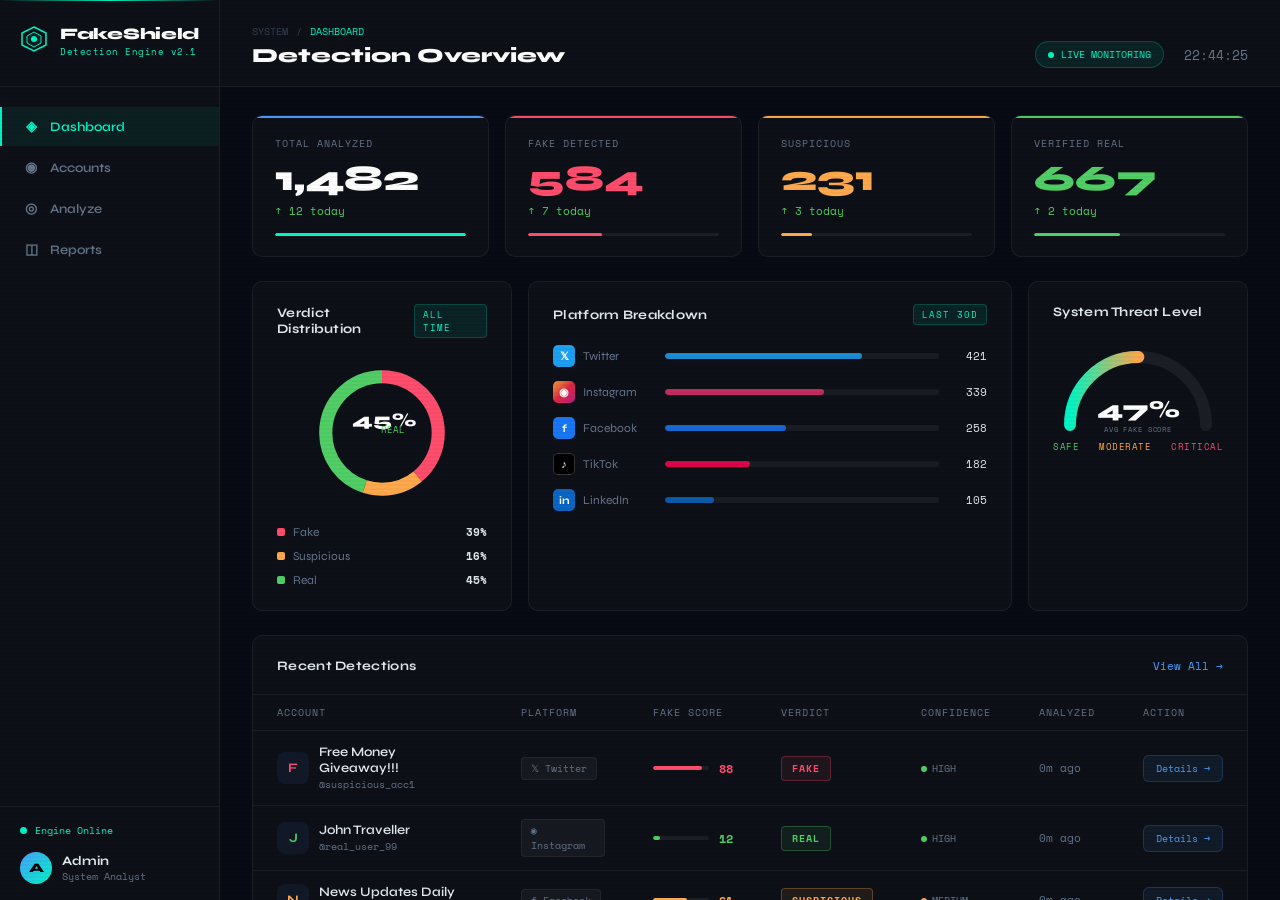
<file: frontend/index.html>
<!DOCTYPE html>
<html lang="en">
<head>
  <meta charset="UTF-8" />
  <meta name="viewport" content="width=device-width, initial-scale=1.0"/>
  <title>FakeShield — Social Account Detection</title>
  <link rel="stylesheet" href="styles/main.css" />
  <link rel="preconnect" href="https://fonts.googleapis.com">
  <link href="https://fonts.googleapis.com/css2?family=Space+Mono:wght@400;700&family=Syne:wght@400;600;700;800&display=swap" rel="stylesheet">
</head>
<body>

<!-- SCAN LINE OVERLAY -->
<div class="scanlines"></div>

<!-- SIDEBAR -->
<aside class="sidebar" id="sidebar">
  <div class="sidebar-logo">
    <div class="logo-icon">
      <svg width="28" height="28" viewBox="0 0 28 28" fill="none">
        <polygon points="14,2 26,8 26,20 14,26 2,20 2,8" stroke="#00f5c4" stroke-width="1.5" fill="none"/>
        <polygon points="14,7 21,11 21,18 14,22 7,18 7,11" stroke="#00f5c4" stroke-width="1" fill="rgba(0,245,196,0.06)"/>
        <circle cx="14" cy="14" r="3" fill="#00f5c4"/>
      </svg>
    </div>
    <div>
      <div class="logo-title">FakeShield</div>
      <div class="logo-sub">Detection Engine v2.1</div>
    </div>
  </div>

  <nav class="sidebar-nav">
    <a href="index.html" class="nav-item active" data-page="dashboard">
      <span class="nav-icon">◈</span>
      <span>Dashboard</span>
    </a>
    <a href="accounts.html" class="nav-item" data-page="accounts">
      <span class="nav-icon">◉</span>
      <span>Accounts</span>
    </a>
    <a href="analyze.html" class="nav-item" data-page="analyze">
      <span class="nav-icon">◎</span>
      <span>Analyze</span>
    </a>
    <a href="reports.html" class="nav-item" data-page="reports">
      <span class="nav-icon">◫</span>
      <span>Reports</span>
    </a>
  </nav>

  <div class="sidebar-footer">
    <div class="system-status">
      <div class="status-dot pulse"></div>
      <span>Engine Online</span>
    </div>
    <div class="sidebar-user">
      <div class="user-avatar">A</div>
      <div>
        <div class="user-name">Admin</div>
        <div class="user-role">System Analyst</div>
      </div>
    </div>
  </div>
</aside>

<!-- MAIN CONTENT -->
<div class="main-wrapper">
  <!-- TOP BAR -->
  <header class="topbar">
    <div class="topbar-left">
      <div class="page-breadcrumb">
        <span class="breadcrumb-root">SYSTEM</span>
        <span class="breadcrumb-sep">/</span>
        <span class="breadcrumb-current">DASHBOARD</span>
      </div>
      <h1 class="page-title">Detection Overview</h1>
    </div>
    <div class="topbar-right">
      <div class="live-badge">
        <span class="live-dot"></span>
        LIVE MONITORING
      </div>
      <div class="topbar-time" id="clock">--:--:--</div>
    </div>
  </header>

  <main class="main-content">

    <!-- STAT CARDS -->
    <section class="stats-grid">
      <div class="stat-card stat-total animate-in" style="--delay:0.05s">
        <div class="stat-label">TOTAL ANALYZED</div>
        <div class="stat-value" data-target="1482">0</div>
        <div class="stat-change up">↑ 12 today</div>
        <div class="stat-bar-bg"><div class="stat-bar" style="width:100%; background: var(--accent)"></div></div>
      </div>
      <div class="stat-card stat-fake animate-in" style="--delay:0.1s">
        <div class="stat-label">FAKE DETECTED</div>
        <div class="stat-value danger" data-target="584">0</div>
        <div class="stat-change up">↑ 7 today</div>
        <div class="stat-bar-bg"><div class="stat-bar" style="width:39%; background: var(--danger)"></div></div>
      </div>
      <div class="stat-card stat-suspicious animate-in" style="--delay:0.15s">
        <div class="stat-label">SUSPICIOUS</div>
        <div class="stat-value warn" data-target="231">0</div>
        <div class="stat-change up">↑ 3 today</div>
        <div class="stat-bar-bg"><div class="stat-bar" style="width:16%; background: var(--warn)"></div></div>
      </div>
      <div class="stat-card stat-real animate-in" style="--delay:0.2s">
        <div class="stat-label">VERIFIED REAL</div>
        <div class="stat-value safe" data-target="667">0</div>
        <div class="stat-change up">↑ 2 today</div>
        <div class="stat-bar-bg"><div class="stat-bar" style="width:45%; background: var(--safe)"></div></div>
      </div>
    </section>

    <!-- MIDDLE ROW -->
    <section class="middle-row">

      <!-- DONUT CHART -->
      <div class="card chart-card animate-in" style="--delay:0.25s">
        <div class="card-header">
          <span class="card-title">Verdict Distribution</span>
          <span class="card-tag">ALL TIME</span>
        </div>
        <div class="donut-wrapper">
          <svg viewBox="0 0 160 160" class="donut-svg">
            <circle class="donut-track" cx="80" cy="80" r="60" />
            <!-- FAKE: 39% -->
            <circle class="donut-seg seg-fake"        cx="80" cy="80" r="60" stroke-dasharray="147 230" stroke-dashoffset="0"/>
            <!-- SUSPICIOUS: 16% -->
            <circle class="donut-seg seg-suspicious"  cx="80" cy="80" r="60" stroke-dasharray="60 317"  stroke-dashoffset="-147"/>
            <!-- REAL: 45% -->
            <circle class="donut-seg seg-real"        cx="80" cy="80" r="60" stroke-dasharray="170 207" stroke-dashoffset="-207"/>
            <text x="80" y="75" class="donut-pct">45%</text>
            <text x="80" y="92" class="donut-lbl">REAL</text>
          </svg>
          <div class="donut-legend">
            <div class="legend-item"><span class="legend-dot" style="background:var(--danger)"></span><span>Fake</span><strong>39%</strong></div>
            <div class="legend-item"><span class="legend-dot" style="background:var(--warn)"></span><span>Suspicious</span><strong>16%</strong></div>
            <div class="legend-item"><span class="legend-dot" style="background:var(--safe)"></span><span>Real</span><strong>45%</strong></div>
          </div>
        </div>
      </div>

      <!-- PLATFORM BREAKDOWN -->
      <div class="card platform-card animate-in" style="--delay:0.3s">
        <div class="card-header">
          <span class="card-title">Platform Breakdown</span>
          <span class="card-tag">LAST 30D</span>
        </div>
        <div class="platform-list">
          <div class="platform-row">
            <div class="platform-name"><span class="plat-badge twitter">𝕏</span>Twitter</div>
            <div class="platform-bar-wrap"><div class="platform-bar-fill" style="width:72%; background:#1da1f2"></div></div>
            <div class="platform-count">421</div>
          </div>
          <div class="platform-row">
            <div class="platform-name"><span class="plat-badge instagram">◉</span>Instagram</div>
            <div class="platform-bar-wrap"><div class="platform-bar-fill" style="width:58%; background:#e1306c"></div></div>
            <div class="platform-count">339</div>
          </div>
          <div class="platform-row">
            <div class="platform-name"><span class="plat-badge facebook">f</span>Facebook</div>
            <div class="platform-bar-wrap"><div class="platform-bar-fill" style="width:44%; background:#1877f2"></div></div>
            <div class="platform-count">258</div>
          </div>
          <div class="platform-row">
            <div class="platform-name"><span class="plat-badge tiktok">♪</span>TikTok</div>
            <div class="platform-bar-wrap"><div class="platform-bar-fill" style="width:31%; background:#ff0050"></div></div>
            <div class="platform-count">182</div>
          </div>
          <div class="platform-row">
            <div class="platform-name"><span class="plat-badge linkedin">in</span>LinkedIn</div>
            <div class="platform-bar-wrap"><div class="platform-bar-fill" style="width:18%; background:#0a66c2"></div></div>
            <div class="platform-count">105</div>
          </div>
        </div>
      </div>

      <!-- SCORE METER -->
      <div class="card meter-card animate-in" style="--delay:0.35s">
        <div class="card-header">
          <span class="card-title">System Threat Level</span>
        </div>
        <div class="meter-wrap">
          <div class="arc-meter">
            <svg viewBox="0 0 200 120">
              <defs>
                <linearGradient id="arcGrad" x1="0%" y1="0%" x2="100%" y2="0%">
                  <stop offset="0%"   stop-color="#00f5c4"/>
                  <stop offset="50%"  stop-color="#ffa94d"/>
                  <stop offset="100%" stop-color="#ff4d6d"/>
                </linearGradient>
              </defs>
              <path d="M20,100 A80,80 0 0,1 180,100" stroke="rgba(255,255,255,0.06)" stroke-width="14" fill="none" stroke-linecap="round"/>
              <path d="M20,100 A80,80 0 0,1 180,100" stroke="url(#arcGrad)" stroke-width="14" fill="none" stroke-linecap="round" stroke-dasharray="251" stroke-dashoffset="125" class="arc-fill"/>
              <text x="100" y="90" class="arc-value">47%</text>
              <text x="100" y="108" class="arc-label">AVG FAKE SCORE</text>
            </svg>
          </div>
          <div class="meter-scale">
            <span style="color:var(--safe)">SAFE</span>
            <span style="color:var(--warn)">MODERATE</span>
            <span style="color:var(--danger)">CRITICAL</span>
          </div>
        </div>
      </div>
    </section>

    <!-- RECENT ACTIVITY TABLE -->
    <section class="card table-card animate-in" style="--delay:0.4s">
      <div class="card-header">
        <span class="card-title">Recent Detections</span>
        <a href="accounts.html" class="view-all-link">View All →</a>
      </div>
      <div class="table-wrapper">
        <table class="detection-table">
          <thead>
            <tr>
              <th>ACCOUNT</th>
              <th>PLATFORM</th>
              <th>FAKE SCORE</th>
              <th>VERDICT</th>
              <th>CONFIDENCE</th>
              <th>ANALYZED</th>
              <th>ACTION</th>
            </tr>
          </thead>
          <tbody id="recentTableBody">
            <!-- Injected by JS -->
          </tbody>
        </table>
      </div>
    </section>

  </main>
</div>

<script src="js/api.js"></script>
<script src="js/dashboard.js"></script>
</body>
</html>
</file>
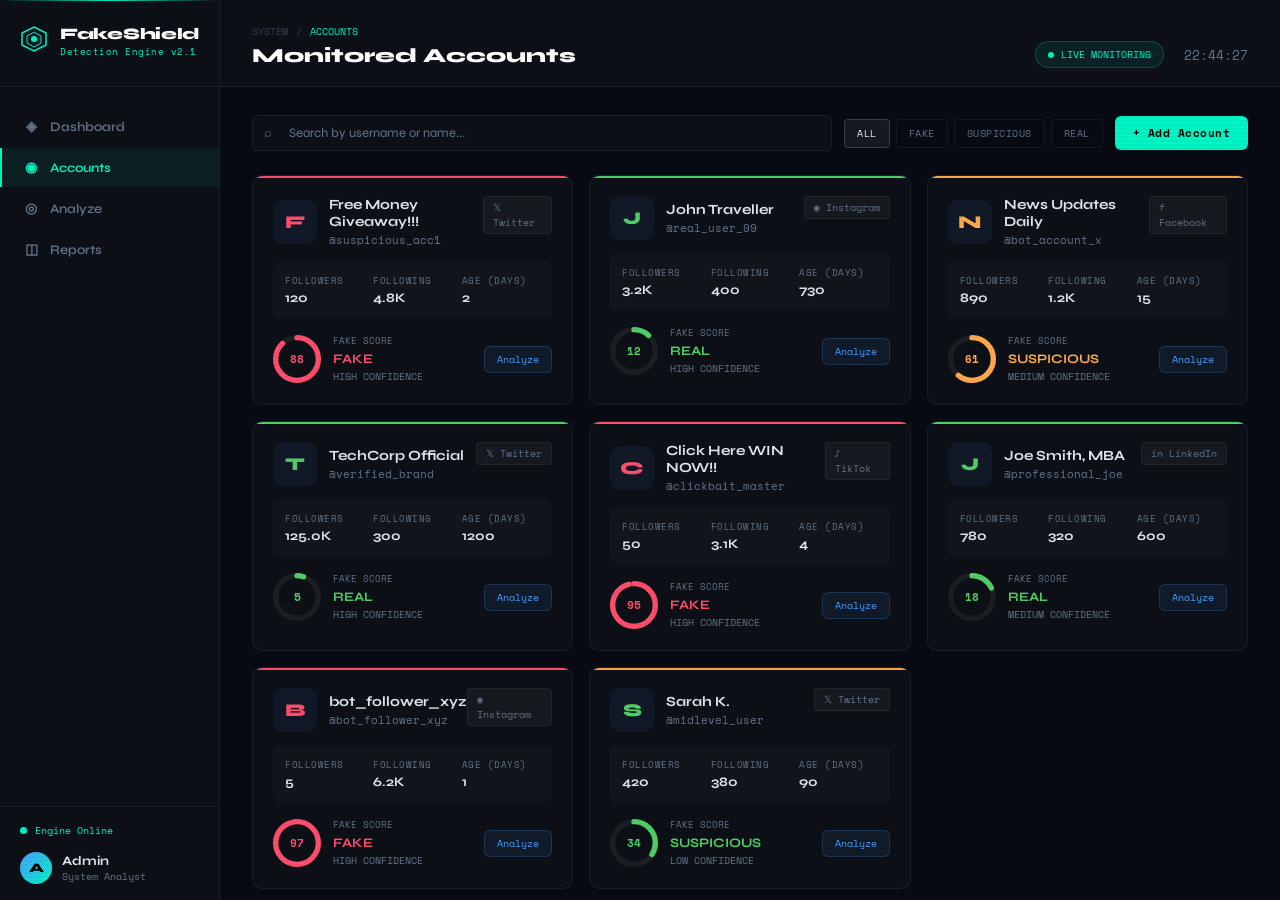
<file: frontend/accounts.html>
<!DOCTYPE html>
<html lang="en">
<head>
  <meta charset="UTF-8"/>
  <meta name="viewport" content="width=device-width, initial-scale=1.0"/>
  <title>Accounts — FakeShield</title>
  <link rel="stylesheet" href="styles/main.css"/>
  <link href="https://fonts.googleapis.com/css2?family=Space+Mono:wght@400;700&family=Syne:wght@400;600;700;800&display=swap" rel="stylesheet">
</head>
<body>
<div class="scanlines"></div>

<aside class="sidebar">
  <div class="sidebar-logo">
    <div class="logo-icon">
      <svg width="28" height="28" viewBox="0 0 28 28" fill="none">
        <polygon points="14,2 26,8 26,20 14,26 2,20 2,8" stroke="#00f5c4" stroke-width="1.5" fill="none"/>
        <polygon points="14,7 21,11 21,18 14,22 7,18 7,11" stroke="#00f5c4" stroke-width="1" fill="rgba(0,245,196,0.06)"/>
        <circle cx="14" cy="14" r="3" fill="#00f5c4"/>
      </svg>
    </div>
    <div>
      <div class="logo-title">FakeShield</div>
      <div class="logo-sub">Detection Engine v2.1</div>
    </div>
  </div>
  <nav class="sidebar-nav">
    <a href="index.html"    class="nav-item"><span class="nav-icon">◈</span><span>Dashboard</span></a>
    <a href="accounts.html" class="nav-item active"><span class="nav-icon">◉</span><span>Accounts</span></a>
    <a href="analyze.html"  class="nav-item"><span class="nav-icon">◎</span><span>Analyze</span></a>
    <a href="reports.html"  class="nav-item"><span class="nav-icon">◫</span><span>Reports</span></a>
  </nav>
  <div class="sidebar-footer">
    <div class="system-status"><div class="status-dot pulse"></div><span>Engine Online</span></div>
    <div class="sidebar-user">
      <div class="user-avatar">A</div>
      <div><div class="user-name">Admin</div><div class="user-role">System Analyst</div></div>
    </div>
  </div>
</aside>

<div class="main-wrapper">
  <header class="topbar">
    <div class="topbar-left">
      <div class="page-breadcrumb">
        <span class="breadcrumb-root">SYSTEM</span>
        <span class="breadcrumb-sep">/</span>
        <span class="breadcrumb-current">ACCOUNTS</span>
      </div>
      <h1 class="page-title">Monitored Accounts</h1>
    </div>
    <div class="topbar-right">
      <div class="live-badge"><span class="live-dot"></span>LIVE MONITORING</div>
      <div class="topbar-time" id="clock">--:--:--</div>
    </div>
  </header>

  <main class="main-content">

    <!-- TOOLBAR -->
    <div class="accounts-toolbar animate-in" style="--delay:0.05s">
      <div class="search-box">
        <span class="search-icon">⌕</span>
        <input type="text" id="searchInput" placeholder="Search by username or name..." />
      </div>
      <div class="filter-chips">
        <button class="filter-chip active" data-filter="ALL">ALL</button>
        <button class="filter-chip chip-FAKE" data-filter="FAKE">FAKE</button>
        <button class="filter-chip chip-SUSPICIOUS" data-filter="SUSPICIOUS">SUSPICIOUS</button>
        <button class="filter-chip chip-REAL" data-filter="REAL">REAL</button>
      </div>
      <button class="btn-primary" onclick="openAddModal()">+ Add Account</button>
    </div>

    <!-- ACCOUNTS GRID -->
    <div class="accounts-grid" id="accountsGrid">
      <!-- Populated by JS -->
    </div>

    <div id="emptyState" class="empty-state" style="display:none">
      <div style="font-size:32px;margin-bottom:12px">◎</div>
      No accounts match your filters.
    </div>

  </main>
</div>

<!-- ADD ACCOUNT MODAL -->
<div class="modal-overlay" id="addModal" style="display:none" onclick="closeAddModalIfOverlay(event)">
  <div class="modal">
    <div class="modal-header">
      <div class="modal-title">Add Account for Analysis</div>
      <button class="modal-close" onclick="closeAddModal()">✕</button>
    </div>
    <div class="modal-body">
      <div class="form-group">
        <label class="form-label">PLATFORM</label>
        <select class="form-control" id="m_platform">
          <option value="TWITTER">𝕏 Twitter</option>
          <option value="INSTAGRAM">Instagram</option>
          <option value="FACEBOOK">Facebook</option>
          <option value="TIKTOK">TikTok</option>
          <option value="LINKEDIN">LinkedIn</option>
          <option value="OTHER">Other</option>
        </select>
      </div>
      <div class="form-grid-2">
        <div class="form-group">
          <label class="form-label">USERNAME *</label>
          <input class="form-control" id="m_username" placeholder="@handle" />
        </div>
        <div class="form-group">
          <label class="form-label">DISPLAY NAME</label>
          <input class="form-control" id="m_displayName" placeholder="Full name" />
        </div>
      </div>
      <div class="form-grid-2">
        <div class="form-group">
          <label class="form-label">FOLLOWERS</label>
          <input class="form-control" id="m_followers" type="number" placeholder="0" min="0" />
        </div>
        <div class="form-group">
          <label class="form-label">FOLLOWING</label>
          <input class="form-control" id="m_following" type="number" placeholder="0" min="0" />
        </div>
      </div>
      <div class="form-grid-2">
        <div class="form-group">
          <label class="form-label">POSTS COUNT</label>
          <input class="form-control" id="m_posts" type="number" placeholder="0" min="0" />
        </div>
        <div class="form-group">
          <label class="form-label">ACCOUNT AGE (DAYS)</label>
          <input class="form-control" id="m_age" type="number" placeholder="0" min="0" />
        </div>
      </div>
      <div class="form-group">
        <label class="form-label">BIO</label>
        <textarea class="form-control" id="m_bio" rows="2" placeholder="Profile biography..." style="resize:vertical"></textarea>
      </div>
      <div class="form-grid-2">
        <div class="form-group">
          <label class="form-label">HAS PROFILE PIC?</label>
          <select class="form-control" id="m_hasPic">
            <option value="true">Yes</option>
            <option value="false">No</option>
          </select>
        </div>
        <div class="form-group">
          <label class="form-label">VERIFIED ACCOUNT?</label>
          <select class="form-control" id="m_verified">
            <option value="false">No</option>
            <option value="true">Yes</option>
          </select>
        </div>
      </div>
      <button class="btn-analyze" id="addSubmitBtn" onclick="submitAddAccount()">
        ADD &amp; ANALYZE
      </button>
    </div>
  </div>
</div>

<script src="js/api.js"></script>
<script src="js/accounts.js"></script>
</body>
</html>
</file>
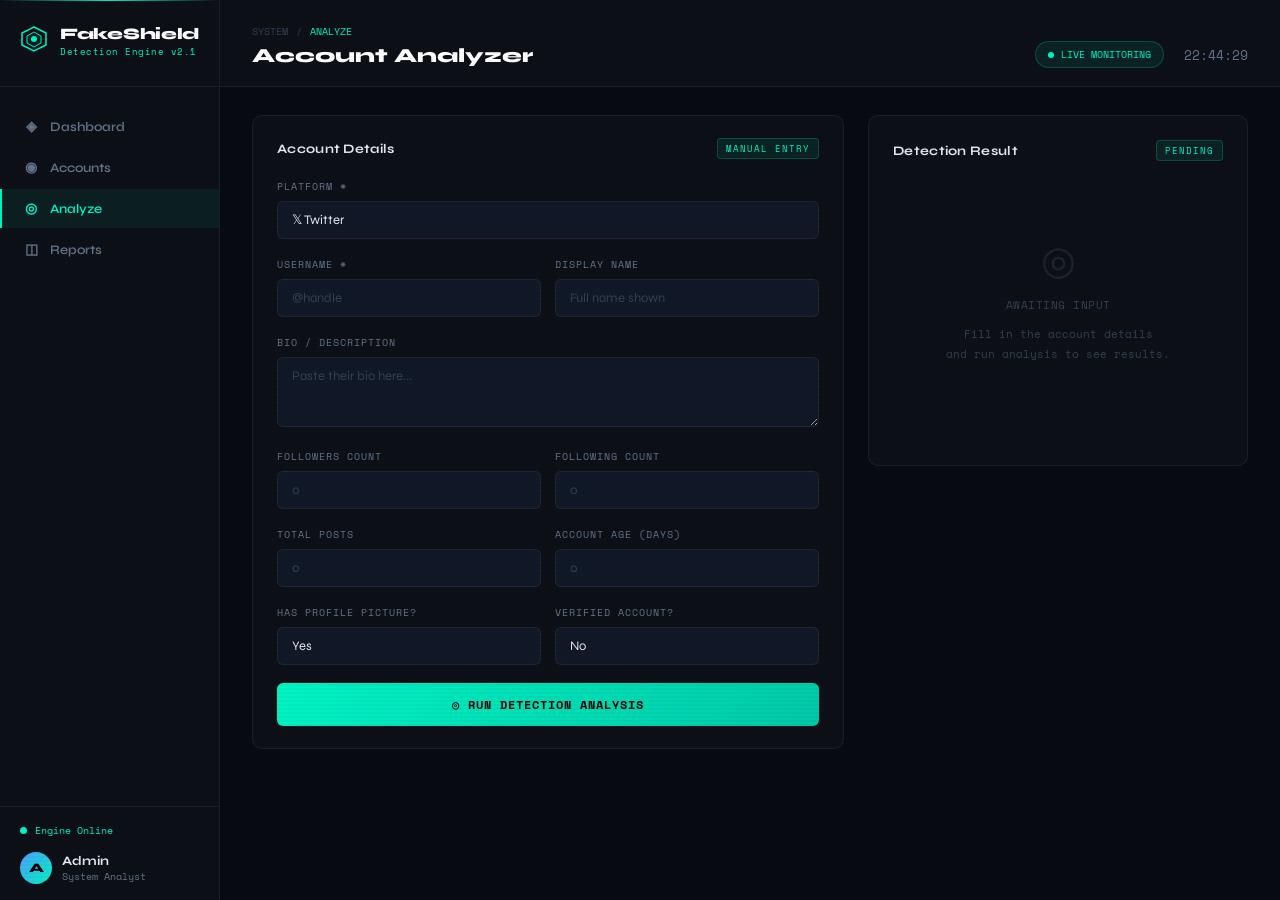
<file: frontend/analyze.html>
<!DOCTYPE html>
<html lang="en">
<head>
  <meta charset="UTF-8"/>
  <meta name="viewport" content="width=device-width, initial-scale=1.0"/>
  <title>Analyze — FakeShield</title>
  <link rel="stylesheet" href="styles/main.css"/>
  <link href="https://fonts.googleapis.com/css2?family=Space+Mono:wght@400;700&family=Syne:wght@400;600;700;800&display=swap" rel="stylesheet">
</head>
<body>
<div class="scanlines"></div>

<aside class="sidebar">
  <div class="sidebar-logo">
    <div class="logo-icon">
      <svg width="28" height="28" viewBox="0 0 28 28" fill="none">
        <polygon points="14,2 26,8 26,20 14,26 2,20 2,8" stroke="#00f5c4" stroke-width="1.5" fill="none"/>
        <polygon points="14,7 21,11 21,18 14,22 7,18 7,11" stroke="#00f5c4" stroke-width="1" fill="rgba(0,245,196,0.06)"/>
        <circle cx="14" cy="14" r="3" fill="#00f5c4"/>
      </svg>
    </div>
    <div>
      <div class="logo-title">FakeShield</div>
      <div class="logo-sub">Detection Engine v2.1</div>
    </div>
  </div>
  <nav class="sidebar-nav">
    <a href="index.html"    class="nav-item"><span class="nav-icon">◈</span><span>Dashboard</span></a>
    <a href="accounts.html" class="nav-item"><span class="nav-icon">◉</span><span>Accounts</span></a>
    <a href="analyze.html"  class="nav-item active"><span class="nav-icon">◎</span><span>Analyze</span></a>
    <a href="reports.html"  class="nav-item"><span class="nav-icon">◫</span><span>Reports</span></a>
  </nav>
  <div class="sidebar-footer">
    <div class="system-status"><div class="status-dot pulse"></div><span>Engine Online</span></div>
    <div class="sidebar-user">
      <div class="user-avatar">A</div>
      <div><div class="user-name">Admin</div><div class="user-role">System Analyst</div></div>
    </div>
  </div>
</aside>

<div class="main-wrapper">
  <header class="topbar">
    <div class="topbar-left">
      <div class="page-breadcrumb">
        <span class="breadcrumb-root">SYSTEM</span>
        <span class="breadcrumb-sep">/</span>
        <span class="breadcrumb-current">ANALYZE</span>
      </div>
      <h1 class="page-title">Account Analyzer</h1>
    </div>
    <div class="topbar-right">
      <div class="live-badge"><span class="live-dot"></span>LIVE MONITORING</div>
      <div class="topbar-time" id="clock">--:--:--</div>
    </div>
  </header>

  <main class="main-content">
    <div class="analyze-layout">

      <!-- FORM CARD -->
      <div class="card animate-in" style="--delay:0.05s">
        <div class="card-header">
          <span class="card-title">Account Details</span>
          <span class="card-tag">MANUAL ENTRY</span>
        </div>

        <div class="form-group">
          <label class="form-label">PLATFORM *</label>
          <select class="form-control" id="a_platform">
            <option value="TWITTER">𝕏 Twitter</option>
            <option value="INSTAGRAM">Instagram</option>
            <option value="FACEBOOK">Facebook</option>
            <option value="TIKTOK">TikTok</option>
            <option value="LINKEDIN">LinkedIn</option>
            <option value="OTHER">Other</option>
          </select>
        </div>

        <div class="form-grid-2">
          <div class="form-group">
            <label class="form-label">USERNAME *</label>
            <input class="form-control" id="a_username" placeholder="@handle" />
          </div>
          <div class="form-group">
            <label class="form-label">DISPLAY NAME</label>
            <input class="form-control" id="a_displayName" placeholder="Full name shown" />
          </div>
        </div>

        <div class="form-group">
          <label class="form-label">BIO / DESCRIPTION</label>
          <textarea class="form-control" id="a_bio" rows="3" placeholder="Paste their bio here..." style="resize:vertical"></textarea>
        </div>

        <div class="form-grid-2">
          <div class="form-group">
            <label class="form-label">FOLLOWERS COUNT</label>
            <input class="form-control" id="a_followers" type="number" placeholder="0" min="0" />
          </div>
          <div class="form-group">
            <label class="form-label">FOLLOWING COUNT</label>
            <input class="form-control" id="a_following" type="number" placeholder="0" min="0" />
          </div>
        </div>

        <div class="form-grid-2">
          <div class="form-group">
            <label class="form-label">TOTAL POSTS</label>
            <input class="form-control" id="a_posts" type="number" placeholder="0" min="0" />
          </div>
          <div class="form-group">
            <label class="form-label">ACCOUNT AGE (DAYS)</label>
            <input class="form-control" id="a_age" type="number" placeholder="0" min="0" />
          </div>
        </div>

        <div class="form-grid-2">
          <div class="form-group">
            <label class="form-label">HAS PROFILE PICTURE?</label>
            <select class="form-control" id="a_hasPic">
              <option value="true">Yes</option>
              <option value="false">No</option>
            </select>
          </div>
          <div class="form-group">
            <label class="form-label">VERIFIED ACCOUNT?</label>
            <select class="form-control" id="a_verified">
              <option value="false">No</option>
              <option value="true">Yes (Blue Tick)</option>
            </select>
          </div>
        </div>

        <button class="btn-analyze" id="analyzeBtn" onclick="runAnalysis()">
          ◎ RUN DETECTION ANALYSIS
        </button>
      </div>

      <!-- RESULT PANEL -->
      <div class="result-panel" id="resultPanel">
        <div class="card-header mt-0" style="margin-bottom:0">
          <span class="card-title">Detection Result</span>
          <span class="card-tag" id="resultTag">PENDING</span>
        </div>

        <div class="result-placeholder" id="resultPlaceholder">
          <div class="result-placeholder-icon">◎</div>
          <div class="result-placeholder-text">AWAITING INPUT</div>
          <div style="font-size:11px;color:var(--text-dim);text-align:center;font-family:var(--font-mono);line-height:1.8">
            Fill in the account details<br/>and run analysis to see results.
          </div>
        </div>

        <div id="resultContent" style="display:none">
          <div class="result-score-big">
            <div class="score-circle">
              <svg viewBox="0 0 100 100">
                <circle class="score-circle-bg"   cx="50" cy="50" r="42"/>
                <circle class="score-circle-fill" id="scoreCircleFill" cx="50" cy="50" r="42"
                        stroke-dasharray="0 263.9" stroke-dashoffset="0"/>
              </svg>
              <div class="score-circle-inner">
                <div class="score-big-num" id="scoreNum">0</div>
                <div class="score-big-label">FAKE SCORE</div>
              </div>
            </div>
            <div class="result-verdict" id="resultVerdict">—</div>
            <div class="result-conf" id="resultConf">—</div>
          </div>

          <div style="margin-bottom:14px">
            <div style="font-family:var(--font-mono);font-size:10px;color:var(--text-muted);letter-spacing:1px;margin-bottom:12px">
              FEATURE BREAKDOWN
            </div>
            <div class="feature-list" id="featureList"></div>
          </div>

          <div id="analysisNotes" style="background:rgba(255,255,255,0.02);border:1px solid var(--border);border-radius:6px;padding:12px;font-size:11px;color:var(--text-muted);font-family:var(--font-mono);line-height:1.7"></div>
        </div>
      </div>
    </div>
  </main>
</div>

<script src="js/api.js"></script>
<script src="js/analyze.js"></script>
</body>
</html>
</file>
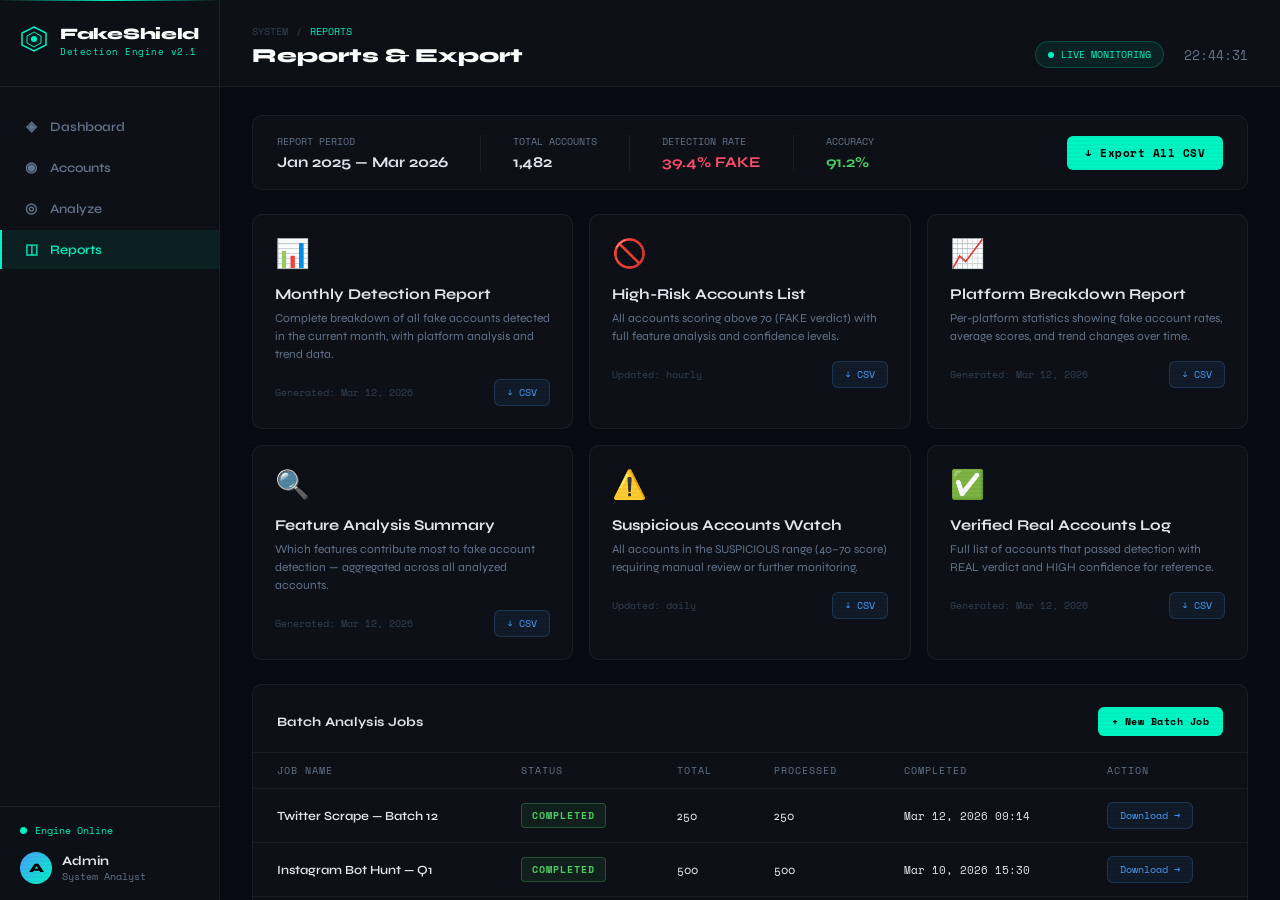
<file: frontend/reports.html>
<!DOCTYPE html>
<html lang="en">
<head>
  <meta charset="UTF-8"/>
  <meta name="viewport" content="width=device-width, initial-scale=1.0"/>
  <title>Reports — FakeShield</title>
  <link rel="stylesheet" href="styles/main.css"/>
  <link href="https://fonts.googleapis.com/css2?family=Space+Mono:wght@400;700&family=Syne:wght@400;600;700;800&display=swap" rel="stylesheet">
</head>
<body>
<div class="scanlines"></div>

<aside class="sidebar">
  <div class="sidebar-logo">
    <div class="logo-icon">
      <svg width="28" height="28" viewBox="0 0 28 28" fill="none">
        <polygon points="14,2 26,8 26,20 14,26 2,20 2,8" stroke="#00f5c4" stroke-width="1.5" fill="none"/>
        <polygon points="14,7 21,11 21,18 14,22 7,18 7,11" stroke="#00f5c4" stroke-width="1" fill="rgba(0,245,196,0.06)"/>
        <circle cx="14" cy="14" r="3" fill="#00f5c4"/>
      </svg>
    </div>
    <div>
      <div class="logo-title">FakeShield</div>
      <div class="logo-sub">Detection Engine v2.1</div>
    </div>
  </div>
  <nav class="sidebar-nav">
    <a href="index.html"    class="nav-item"><span class="nav-icon">◈</span><span>Dashboard</span></a>
    <a href="accounts.html" class="nav-item"><span class="nav-icon">◉</span><span>Accounts</span></a>
    <a href="analyze.html"  class="nav-item"><span class="nav-icon">◎</span><span>Analyze</span></a>
    <a href="reports.html"  class="nav-item active"><span class="nav-icon">◫</span><span>Reports</span></a>
  </nav>
  <div class="sidebar-footer">
    <div class="system-status"><div class="status-dot pulse"></div><span>Engine Online</span></div>
    <div class="sidebar-user">
      <div class="user-avatar">A</div>
      <div><div class="user-name">Admin</div><div class="user-role">System Analyst</div></div>
    </div>
  </div>
</aside>

<div class="main-wrapper">
  <header class="topbar">
    <div class="topbar-left">
      <div class="page-breadcrumb">
        <span class="breadcrumb-root">SYSTEM</span>
        <span class="breadcrumb-sep">/</span>
        <span class="breadcrumb-current">REPORTS</span>
      </div>
      <h1 class="page-title">Reports &amp; Export</h1>
    </div>
    <div class="topbar-right">
      <div class="live-badge"><span class="live-dot"></span>LIVE MONITORING</div>
      <div class="topbar-time" id="clock">--:--:--</div>
    </div>
  </header>

  <main class="main-content">

    <!-- SUMMARY STRIP -->
    <div class="card animate-in" style="--delay:0.05s; padding:18px 24px;">
      <div style="display:flex;align-items:center;gap:32px;flex-wrap:wrap">
        <div>
          <div style="font-family:var(--font-mono);font-size:10px;color:var(--text-muted);margin-bottom:4px">REPORT PERIOD</div>
          <div style="font-size:15px;font-weight:700">Jan 2025 — Mar 2026</div>
        </div>
        <div style="height:36px;width:1px;background:var(--border)"></div>
        <div>
          <div style="font-family:var(--font-mono);font-size:10px;color:var(--text-muted);margin-bottom:4px">TOTAL ACCOUNTS</div>
          <div style="font-size:15px;font-weight:700">1,482</div>
        </div>
        <div style="height:36px;width:1px;background:var(--border)"></div>
        <div>
          <div style="font-family:var(--font-mono);font-size:10px;color:var(--text-muted);margin-bottom:4px">DETECTION RATE</div>
          <div style="font-size:15px;font-weight:700;color:var(--danger)">39.4% FAKE</div>
        </div>
        <div style="height:36px;width:1px;background:var(--border)"></div>
        <div>
          <div style="font-family:var(--font-mono);font-size:10px;color:var(--text-muted);margin-bottom:4px">ACCURACY</div>
          <div style="font-size:15px;font-weight:700;color:var(--safe)">91.2%</div>
        </div>
        <button class="btn-primary" style="margin-left:auto" onclick="exportCSV()">↓ Export All CSV</button>
      </div>
    </div>

    <!-- REPORT CARDS -->
    <div class="reports-grid">
      <div class="report-card animate-in" style="--delay:0.08s">
        <div class="report-icon">📊</div>
        <div class="report-title">Monthly Detection Report</div>
        <div class="report-desc">Complete breakdown of all fake accounts detected in the current month, with platform analysis and trend data.</div>
        <div class="report-meta">
          <span class="report-date">Generated: Mar 12, 2026</span>
          <button class="btn-download" onclick="showToast('Downloading monthly report...','info')">↓ CSV</button>
        </div>
      </div>

      <div class="report-card animate-in" style="--delay:0.11s">
        <div class="report-icon">🚫</div>
        <div class="report-title">High-Risk Accounts List</div>
        <div class="report-desc">All accounts scoring above 70 (FAKE verdict) with full feature analysis and confidence levels.</div>
        <div class="report-meta">
          <span class="report-date">Updated: hourly</span>
          <button class="btn-download" onclick="showToast('Downloading high-risk list...','info')">↓ CSV</button>
        </div>
      </div>

      <div class="report-card animate-in" style="--delay:0.14s">
        <div class="report-icon">📈</div>
        <div class="report-title">Platform Breakdown Report</div>
        <div class="report-desc">Per-platform statistics showing fake account rates, average scores, and trend changes over time.</div>
        <div class="report-meta">
          <span class="report-date">Generated: Mar 12, 2026</span>
          <button class="btn-download" onclick="showToast('Downloading platform report...','info')">↓ CSV</button>
        </div>
      </div>

      <div class="report-card animate-in" style="--delay:0.17s">
        <div class="report-icon">🔍</div>
        <div class="report-title">Feature Analysis Summary</div>
        <div class="report-desc">Which features contribute most to fake account detection — aggregated across all analyzed accounts.</div>
        <div class="report-meta">
          <span class="report-date">Generated: Mar 12, 2026</span>
          <button class="btn-download" onclick="showToast('Downloading feature report...','info')">↓ CSV</button>
        </div>
      </div>

      <div class="report-card animate-in" style="--delay:0.2s">
        <div class="report-icon">⚠️</div>
        <div class="report-title">Suspicious Accounts Watch</div>
        <div class="report-desc">All accounts in the SUSPICIOUS range (40–70 score) requiring manual review or further monitoring.</div>
        <div class="report-meta">
          <span class="report-date">Updated: daily</span>
          <button class="btn-download" onclick="showToast('Downloading suspicious list...','info')">↓ CSV</button>
        </div>
      </div>

      <div class="report-card animate-in" style="--delay:0.23s">
        <div class="report-icon">✅</div>
        <div class="report-title">Verified Real Accounts Log</div>
        <div class="report-desc">Full list of accounts that passed detection with REAL verdict and HIGH confidence for reference.</div>
        <div class="report-meta">
          <span class="report-date">Generated: Mar 12, 2026</span>
          <button class="btn-download" onclick="showToast('Downloading verified list...','info')">↓ CSV</button>
        </div>
      </div>
    </div>

    <!-- RECENT JOBS TABLE -->
    <div class="card animate-in" style="--delay:0.26s; padding:22px 0">
      <div class="card-header" style="padding:0 24px;margin-bottom:16px">
        <span class="card-title">Batch Analysis Jobs</span>
        <button class="btn-primary" style="font-size:10px;padding:7px 14px" onclick="showToast('Batch job queued!','success')">
          + New Batch Job
        </button>
      </div>
      <div class="table-wrapper">
        <table class="detection-table">
          <thead>
            <tr>
              <th>JOB NAME</th>
              <th>STATUS</th>
              <th>TOTAL</th>
              <th>PROCESSED</th>
              <th>COMPLETED</th>
              <th>ACTION</th>
            </tr>
          </thead>
          <tbody>
            <tr>
              <td><span style="font-weight:600">Twitter Scrape — Batch 12</span></td>
              <td><span class="verdict-badge verdict-REAL">COMPLETED</span></td>
              <td>250</td><td>250</td>
              <td class="date-cell">Mar 12, 2026 09:14</td>
              <td><button class="btn-detail" onclick="showToast('Downloading batch results...','info')">Download →</button></td>
            </tr>
            <tr>
              <td><span style="font-weight:600">Instagram Bot Hunt — Q1</span></td>
              <td><span class="verdict-badge verdict-REAL">COMPLETED</span></td>
              <td>500</td><td>500</td>
              <td class="date-cell">Mar 10, 2026 15:30</td>
              <td><button class="btn-detail" onclick="showToast('Downloading batch results...','info')">Download →</button></td>
            </tr>
            <tr>
              <td><span style="font-weight:600">Facebook Group Analysis</span></td>
              <td><span class="verdict-badge verdict-SUSPICIOUS" style="color:var(--warn)">RUNNING</span></td>
              <td>180</td><td>112</td>
              <td class="date-cell">In progress...</td>
              <td><button class="btn-detail">View Live →</button></td>
            </tr>
            <tr>
              <td><span style="font-weight:600">TikTok Trend Check</span></td>
              <td><span class="verdict-badge" style="color:var(--text-muted);border-color:var(--border);background:rgba(255,255,255,0.03)">PENDING</span></td>
              <td>75</td><td>0</td>
              <td class="date-cell">—</td>
              <td><button class="btn-detail">Start →</button></td>
            </tr>
          </tbody>
        </table>
      </div>
    </div>

  </main>
</div>

<script src="js/api.js"></script>
<script>
document.addEventListener('DOMContentLoaded', () => {
  const el = document.getElementById('clock');
  const tick = () => el.textContent = new Date().toLocaleTimeString('en-GB', { hour12: false });
  tick(); setInterval(tick, 1000);
});

function exportCSV() {
  const rows = [
    ['username','platform','fakeScore','verdict','confidence','analyzedAt'],
    ...MockData.accounts.map(a => [
      a.username, a.platform,
      a.latestResult?.fakeScore ?? '',
      a.latestResult?.verdict ?? '',
      a.latestResult?.confidenceLevel ?? '',
      a.latestResult?.analyzedAt ?? '',
    ])
  ];
  const csv = rows.map(r => r.join(',')).join('\n');
  const blob = new Blob([csv], { type: 'text/csv' });
  const url  = URL.createObjectURL(blob);
  const a    = document.createElement('a');
  a.href = url; a.download = 'fakeshield-export.csv'; a.click();
  URL.revokeObjectURL(url);
  showToast('CSV exported!', 'success');
}
</script>
</body>
</html>
</file>
<file: frontend/styles/main.css>
/* ============================================================
   FakeShield — Main Stylesheet
   Aesthetic: Dark Cyberpunk Terminal / Industrial Precision
   ============================================================ */

@import url('https://fonts.googleapis.com/css2?family=Space+Mono:wght@400;700&family=Syne:wght@400;600;700;800&display=swap');

/* ─── CSS Variables ─────────────────────────────────────────── */
:root {
  --bg:         #080b14;
  --bg2:        #0d1117;
  --bg3:        #111827;
  --border:     rgba(255,255,255,0.06);
  --border-hi:  rgba(0,245,196,0.3);
  --accent:     #00f5c4;
  --accent2:    #4a9eff;
  --danger:     #ff4d6d;
  --warn:       #ffa94d;
  --safe:       #51cf66;
  --text:       #e2e8f0;
  --text-muted: #64748b;
  --text-dim:   #334155;
  --font-mono:  'Space Mono', monospace;
  --font-ui:    'Syne', sans-serif;
  --radius:     10px;
  --radius-sm:  6px;
  --sidebar-w:  220px;
  --transition: 0.18s ease;
}

/* ─── Reset ─────────────────────────────────────────────────── */
*, *::before, *::after { box-sizing: border-box; margin: 0; padding: 0; }
html, body { height: 100%; }

body {
  font-family: var(--font-ui);
  background: var(--bg);
  color: var(--text);
  display: flex;
  overflow: hidden;
  height: 100vh;
}

a { color: inherit; text-decoration: none; }
button { cursor: pointer; font-family: var(--font-ui); }
input, select, textarea { font-family: var(--font-ui); }

/* ─── Scanlines Overlay ─────────────────────────────────────── */
.scanlines {
  position: fixed; inset: 0; z-index: 9999;
  pointer-events: none;
  background: repeating-linear-gradient(
    0deg,
    transparent,
    transparent 2px,
    rgba(0,0,0,0.03) 2px,
    rgba(0,0,0,0.03) 4px
  );
}

/* ─── Sidebar ───────────────────────────────────────────────── */
.sidebar {
  width: var(--sidebar-w);
  background: var(--bg2);
  border-right: 1px solid var(--border);
  display: flex;
  flex-direction: column;
  flex-shrink: 0;
  height: 100vh;
  position: relative;
  overflow: hidden;
}

.sidebar::before {
  content: '';
  position: absolute;
  top: 0; left: 0; right: 0;
  height: 1px;
  background: linear-gradient(90deg, transparent, var(--accent), transparent);
}

.sidebar-logo {
  display: flex;
  align-items: center;
  gap: 12px;
  padding: 24px 20px 28px;
  border-bottom: 1px solid var(--border);
}

.logo-icon { flex-shrink: 0; }

.logo-title {
  font-family: var(--font-ui);
  font-weight: 800;
  font-size: 16px;
  color: #fff;
  letter-spacing: -0.3px;
}

.logo-sub {
  font-family: var(--font-mono);
  font-size: 9px;
  color: var(--accent);
  margin-top: 2px;
  letter-spacing: 0.5px;
}

/* Nav */
.sidebar-nav {
  flex: 1;
  padding: 20px 0;
  display: flex;
  flex-direction: column;
  gap: 2px;
}

.nav-item {
  display: flex;
  align-items: center;
  gap: 10px;
  padding: 11px 20px;
  font-size: 13px;
  font-weight: 600;
  color: var(--text-muted);
  border-left: 2px solid transparent;
  transition: var(--transition);
  position: relative;
}

.nav-item:hover {
  color: var(--text);
  background: rgba(255,255,255,0.03);
}

.nav-item.active {
  color: var(--accent);
  background: rgba(0,245,196,0.06);
  border-left-color: var(--accent);
}

.nav-icon {
  font-size: 14px;
  width: 18px;
  text-align: center;
}

/* Sidebar Footer */
.sidebar-footer {
  padding: 16px 20px;
  border-top: 1px solid var(--border);
  display: flex;
  flex-direction: column;
  gap: 14px;
}

.system-status {
  display: flex;
  align-items: center;
  gap: 8px;
  font-family: var(--font-mono);
  font-size: 10px;
  color: var(--accent);
}

.status-dot {
  width: 7px;
  height: 7px;
  border-radius: 50%;
  background: var(--accent);
}

.status-dot.pulse {
  animation: pulse-dot 2s infinite;
}

@keyframes pulse-dot {
  0%, 100% { box-shadow: 0 0 0 0 rgba(0,245,196,0.6); }
  50%       { box-shadow: 0 0 0 5px rgba(0,245,196,0); }
}

.sidebar-user {
  display: flex;
  align-items: center;
  gap: 10px;
}

.user-avatar {
  width: 32px; height: 32px;
  border-radius: 50%;
  background: linear-gradient(135deg, var(--accent2), var(--accent));
  display: flex;
  align-items: center;
  justify-content: center;
  font-weight: 800;
  font-size: 13px;
  color: #000;
  flex-shrink: 0;
}

.user-name  { font-size: 13px; font-weight: 700; }
.user-role  { font-size: 10px; color: var(--text-muted); font-family: var(--font-mono); }

/* ─── Main Wrapper ──────────────────────────────────────────── */
.main-wrapper {
  flex: 1;
  display: flex;
  flex-direction: column;
  overflow: hidden;
  height: 100vh;
}

/* ─── Topbar ────────────────────────────────────────────────── */
.topbar {
  display: flex;
  align-items: flex-end;
  justify-content: space-between;
  padding: 20px 32px 18px;
  border-bottom: 1px solid var(--border);
  background: var(--bg2);
  flex-shrink: 0;
}

.breadcrumb-root  { font-family: var(--font-mono); font-size: 10px; color: var(--text-dim); }
.breadcrumb-sep   { font-size: 10px; color: var(--text-dim); margin: 0 6px; }
.breadcrumb-current { font-family: var(--font-mono); font-size: 10px; color: var(--accent); }

.page-title {
  font-size: 20px;
  font-weight: 800;
  color: #fff;
  margin-top: 4px;
}

.topbar-right {
  display: flex;
  align-items: center;
  gap: 20px;
}

.live-badge {
  display: flex;
  align-items: center;
  gap: 7px;
  font-family: var(--font-mono);
  font-size: 10px;
  color: var(--accent);
  background: rgba(0,245,196,0.08);
  border: 1px solid rgba(0,245,196,0.2);
  border-radius: 20px;
  padding: 5px 12px;
}

.live-dot {
  width: 6px; height: 6px;
  border-radius: 50%;
  background: var(--accent);
  animation: pulse-dot 1.5s infinite;
}

.topbar-time {
  font-family: var(--font-mono);
  font-size: 13px;
  color: var(--text-muted);
}

/* ─── Main Content ──────────────────────────────────────────── */
.main-content {
  flex: 1;
  overflow-y: auto;
  padding: 28px 32px;
  display: flex;
  flex-direction: column;
  gap: 24px;
}

.main-content::-webkit-scrollbar { width: 4px; }
.main-content::-webkit-scrollbar-track { background: transparent; }
.main-content::-webkit-scrollbar-thumb { background: var(--text-dim); border-radius: 2px; }

/* ─── Animate In ────────────────────────────────────────────── */
.animate-in {
  opacity: 0;
  transform: translateY(12px);
  animation: slideIn 0.4s ease forwards;
  animation-delay: var(--delay, 0s);
}

@keyframes slideIn {
  to { opacity: 1; transform: translateY(0); }
}

/* ─── Stat Cards ────────────────────────────────────────────── */
.stats-grid {
  display: grid;
  grid-template-columns: repeat(4, 1fr);
  gap: 16px;
}

.stat-card {
  background: var(--bg2);
  border: 1px solid var(--border);
  border-radius: var(--radius);
  padding: 20px 22px;
  position: relative;
  overflow: hidden;
  transition: border-color var(--transition);
}

.stat-card:hover { border-color: rgba(255,255,255,0.12); }

.stat-card::before {
  content: '';
  position: absolute;
  top: 0; left: 0; right: 0;
  height: 2px;
}

.stat-total::before   { background: var(--accent2); }
.stat-fake::before    { background: var(--danger); }
.stat-suspicious::before { background: var(--warn); }
.stat-real::before    { background: var(--safe); }

.stat-label {
  font-family: var(--font-mono);
  font-size: 10px;
  color: var(--text-muted);
  letter-spacing: 1px;
  margin-bottom: 10px;
}

.stat-value {
  font-family: var(--font-ui);
  font-size: 36px;
  font-weight: 800;
  color: #fff;
  line-height: 1;
}

.stat-value.danger { color: var(--danger); }
.stat-value.warn   { color: var(--warn); }
.stat-value.safe   { color: var(--safe); }

.stat-change {
  font-family: var(--font-mono);
  font-size: 11px;
  margin-top: 6px;
  margin-bottom: 14px;
}

.stat-change.up { color: var(--safe); }
.stat-change.down { color: var(--danger); }

.stat-bar-bg {
  height: 3px;
  background: rgba(255,255,255,0.06);
  border-radius: 2px;
  overflow: hidden;
}

.stat-bar {
  height: 100%;
  border-radius: 2px;
  transition: width 1s ease;
}

/* ─── Card Base ─────────────────────────────────────────────── */
.card {
  background: var(--bg2);
  border: 1px solid var(--border);
  border-radius: var(--radius);
  padding: 22px 24px;
}

.card-header {
  display: flex;
  align-items: center;
  justify-content: space-between;
  margin-bottom: 20px;
}

.card-title {
  font-size: 13px;
  font-weight: 700;
  color: var(--text);
  letter-spacing: 0.3px;
}

.card-tag {
  font-family: var(--font-mono);
  font-size: 9px;
  color: var(--accent);
  background: rgba(0,245,196,0.08);
  border: 1px solid rgba(0,245,196,0.2);
  padding: 3px 8px;
  border-radius: 4px;
  letter-spacing: 1px;
}

/* ─── Middle Row ────────────────────────────────────────────── */
.middle-row {
  display: grid;
  grid-template-columns: 260px 1fr 220px;
  gap: 16px;
}

/* Donut Chart */
.donut-wrapper {
  display: flex;
  flex-direction: column;
  align-items: center;
  gap: 16px;
}

.donut-svg {
  width: 150px;
  height: 150px;
  transform: rotate(-90deg);
}

.donut-track {
  fill: none;
  stroke: rgba(255,255,255,0.05);
  stroke-width: 14;
}

.donut-seg {
  fill: none;
  stroke-width: 14;
  stroke-linecap: butt;
}

.seg-fake       { stroke: var(--danger); }
.seg-suspicious { stroke: var(--warn); }
.seg-real       { stroke: var(--safe); }

.donut-pct {
  font-family: var(--font-ui);
  font-size: 20px;
  font-weight: 800;
  fill: #fff;
  transform: rotate(90deg);
  transform-origin: 80px 82px;
  text-anchor: middle;
}

.donut-lbl {
  font-family: var(--font-mono);
  font-size: 10px;
  fill: var(--safe);
  transform: rotate(90deg);
  transform-origin: 80px 92px;
  text-anchor: middle;
}

.donut-legend {
  width: 100%;
  display: flex;
  flex-direction: column;
  gap: 8px;
}

.legend-item {
  display: flex;
  align-items: center;
  gap: 8px;
  font-size: 12px;
  color: var(--text-muted);
}

.legend-item strong {
  margin-left: auto;
  color: var(--text);
  font-family: var(--font-mono);
  font-size: 11px;
}

.legend-dot {
  width: 8px; height: 8px;
  border-radius: 2px;
  flex-shrink: 0;
}

/* Platform List */
.platform-list {
  display: flex;
  flex-direction: column;
  gap: 14px;
}

.platform-row {
  display: flex;
  align-items: center;
  gap: 12px;
}

.platform-name {
  display: flex;
  align-items: center;
  gap: 8px;
  font-size: 12px;
  color: var(--text-muted);
  width: 100px;
  flex-shrink: 0;
}

.plat-badge {
  width: 22px; height: 22px;
  border-radius: 5px;
  display: flex;
  align-items: center;
  justify-content: center;
  font-size: 11px;
  font-weight: 700;
  color: #fff;
  flex-shrink: 0;
}

.plat-badge.twitter   { background: #1da1f2; }
.plat-badge.instagram { background: linear-gradient(135deg, #f09433,#e6683c,#dc2743,#cc2366,#bc1888); }
.plat-badge.facebook  { background: #1877f2; }
.plat-badge.tiktok    { background: #010101; border: 1px solid #333; }
.plat-badge.linkedin  { background: #0a66c2; }

.platform-bar-wrap {
  flex: 1;
  height: 6px;
  background: rgba(255,255,255,0.05);
  border-radius: 3px;
  overflow: hidden;
}

.platform-bar-fill {
  height: 100%;
  border-radius: 3px;
  transition: width 1s ease;
  opacity: 0.85;
}

.platform-count {
  font-family: var(--font-mono);
  font-size: 11px;
  color: var(--text);
  width: 36px;
  text-align: right;
}

/* Arc Meter */
.meter-wrap {
  display: flex;
  flex-direction: column;
  align-items: center;
}

.arc-meter svg { width: 100%; }

.arc-fill {
  transition: stroke-dashoffset 1.2s ease;
}

.arc-value {
  font-family: var(--font-ui);
  font-size: 28px;
  font-weight: 800;
  fill: #fff;
  text-anchor: middle;
}

.arc-label {
  font-family: var(--font-mono);
  font-size: 8px;
  fill: var(--text-muted);
  text-anchor: middle;
  letter-spacing: 1px;
}

.meter-scale {
  display: flex;
  justify-content: space-between;
  width: 100%;
  font-family: var(--font-mono);
  font-size: 9px;
  margin-top: -6px;
  letter-spacing: 0.5px;
}

/* ─── Detection Table ───────────────────────────────────────── */
.table-card { padding: 22px 0; }
.table-card .card-header { padding: 0 24px; }

.view-all-link {
  font-family: var(--font-mono);
  font-size: 11px;
  color: var(--accent2);
  transition: color var(--transition);
}
.view-all-link:hover { color: var(--accent); }

.table-wrapper { overflow-x: auto; }

.detection-table {
  width: 100%;
  border-collapse: collapse;
  font-size: 12.5px;
}

.detection-table thead tr {
  border-top: 1px solid var(--border);
  border-bottom: 1px solid var(--border);
}

.detection-table th {
  font-family: var(--font-mono);
  font-size: 10px;
  color: var(--text-muted);
  font-weight: 400;
  letter-spacing: 1px;
  padding: 10px 24px;
  text-align: left;
  white-space: nowrap;
}

.detection-table td {
  padding: 13px 24px;
  border-bottom: 1px solid var(--border);
  color: var(--text);
  vertical-align: middle;
}

.detection-table tbody tr {
  transition: background var(--transition);
}

.detection-table tbody tr:hover {
  background: rgba(255,255,255,0.02);
}

.detection-table tbody tr:last-child td { border-bottom: none; }

/* Account cell */
.acc-cell { display: flex; align-items: center; gap: 10px; }
.acc-avatar {
  width: 32px; height: 32px;
  border-radius: 8px;
  background: var(--bg3);
  display: flex; align-items: center; justify-content: center;
  font-size: 13px; font-weight: 700;
  flex-shrink: 0;
}
.acc-name  { font-weight: 600; font-size: 13px; }
.acc-handle{ font-family: var(--font-mono); font-size: 10px; color: var(--text-muted); margin-top: 1px; }

/* Platform badge */
.platform-chip {
  display: inline-flex;
  align-items: center;
  gap: 5px;
  font-family: var(--font-mono);
  font-size: 10px;
  padding: 3px 9px;
  border-radius: 4px;
  background: rgba(255,255,255,0.04);
  color: var(--text-muted);
  border: 1px solid var(--border);
}

/* Fake score */
.score-cell { display: flex; align-items: center; gap: 10px; }
.score-track {
  width: 56px; height: 4px;
  background: rgba(255,255,255,0.06);
  border-radius: 2px;
  overflow: hidden;
  flex-shrink: 0;
}
.score-fill { height: 100%; border-radius: 2px; }
.score-num  { font-family: var(--font-mono); font-size: 12px; font-weight: 700; }

/* Verdict badge */
.verdict-badge {
  display: inline-block;
  font-family: var(--font-mono);
  font-size: 10px;
  font-weight: 700;
  letter-spacing: 1px;
  padding: 4px 10px;
  border-radius: 4px;
  border: 1px solid;
}

.verdict-FAKE       { color: var(--danger); border-color: rgba(255,77,109,0.3); background: rgba(255,77,109,0.08); }
.verdict-SUSPICIOUS { color: var(--warn);   border-color: rgba(255,169,77,0.3); background: rgba(255,169,77,0.08); }
.verdict-REAL       { color: var(--safe);   border-color: rgba(81,207,102,0.3); background: rgba(81,207,102,0.08); }
.verdict-UNKNOWN    { color: var(--text-muted); border-color: var(--border); background: rgba(255,255,255,0.03); }

/* Confidence */
.confidence-dot {
  display: inline-flex; align-items: center; gap: 5px;
  font-family: var(--font-mono); font-size: 10px; color: var(--text-muted);
}
.conf-pip {
  width: 6px; height: 6px; border-radius: 50%;
}
.conf-HIGH   .conf-pip { background: var(--safe); }
.conf-MEDIUM .conf-pip { background: var(--warn); }
.conf-LOW    .conf-pip { background: var(--danger); }

/* Date cell */
.date-cell { font-family: var(--font-mono); font-size: 11px; color: var(--text-muted); }

/* Action button */
.btn-detail {
  font-family: var(--font-mono);
  font-size: 10px;
  color: var(--accent2);
  background: rgba(74,158,255,0.08);
  border: 1px solid rgba(74,158,255,0.2);
  padding: 5px 12px;
  border-radius: var(--radius-sm);
  transition: all var(--transition);
  white-space: nowrap;
}

.btn-detail:hover {
  background: rgba(74,158,255,0.16);
  border-color: rgba(74,158,255,0.4);
  color: #fff;
}

/* ─── Accounts Page ─────────────────────────────────────────── */
.accounts-toolbar {
  display: flex;
  align-items: center;
  gap: 12px;
  flex-wrap: wrap;
}

.search-box {
  position: relative;
  flex: 1;
  min-width: 220px;
}

.search-box input {
  width: 100%;
  background: var(--bg2);
  border: 1px solid var(--border);
  border-radius: var(--radius-sm);
  padding: 9px 14px 9px 36px;
  color: var(--text);
  font-size: 13px;
  outline: none;
  transition: border-color var(--transition);
}

.search-box input:focus { border-color: var(--accent); }
.search-box input::placeholder { color: var(--text-muted); }

.search-icon {
  position: absolute;
  left: 12px; top: 50%;
  transform: translateY(-50%);
  color: var(--text-muted);
  font-size: 13px;
  pointer-events: none;
}

.filter-chips {
  display: flex;
  gap: 6px;
}

.filter-chip {
  font-family: var(--font-mono);
  font-size: 10px;
  padding: 6px 12px;
  border-radius: 4px;
  border: 1px solid var(--border);
  background: transparent;
  color: var(--text-muted);
  cursor: pointer;
  transition: all var(--transition);
  letter-spacing: 0.5px;
}

.filter-chip:hover          { border-color: rgba(255,255,255,0.15); color: var(--text); }
.filter-chip.active         { background: rgba(255,255,255,0.06); color: var(--text); border-color: rgba(255,255,255,0.15); }
.filter-chip.chip-FAKE      { }
.filter-chip.chip-FAKE.active { color: var(--danger); border-color: rgba(255,77,109,0.4); background: rgba(255,77,109,0.08); }
.filter-chip.chip-SUSPICIOUS.active { color: var(--warn); border-color: rgba(255,169,77,0.4); background: rgba(255,169,77,0.08); }
.filter-chip.chip-REAL.active      { color: var(--safe); border-color: rgba(81,207,102,0.4); background: rgba(81,207,102,0.08); }

.btn-primary {
  font-family: var(--font-mono);
  font-size: 11px;
  padding: 9px 18px;
  background: var(--accent);
  color: #000;
  border: none;
  border-radius: var(--radius-sm);
  font-weight: 700;
  letter-spacing: 0.5px;
  transition: all var(--transition);
  white-space: nowrap;
}

.btn-primary:hover { background: #00ddb0; box-shadow: 0 0 16px rgba(0,245,196,0.3); }

/* Accounts Grid */
.accounts-grid {
  display: grid;
  grid-template-columns: repeat(auto-fill, minmax(320px, 1fr));
  gap: 16px;
}

.account-card {
  background: var(--bg2);
  border: 1px solid var(--border);
  border-radius: var(--radius);
  padding: 20px;
  transition: all var(--transition);
  position: relative;
  overflow: hidden;
  cursor: pointer;
}

.account-card:hover {
  border-color: rgba(255,255,255,0.12);
  transform: translateY(-2px);
  box-shadow: 0 8px 32px rgba(0,0,0,0.3);
}

.account-card::before {
  content: '';
  position: absolute;
  top: 0; left: 0; right: 0;
  height: 2px;
}

.account-card.card-FAKE::before       { background: var(--danger); }
.account-card.card-SUSPICIOUS::before { background: var(--warn); }
.account-card.card-REAL::before       { background: var(--safe); }

.account-card-top {
  display: flex;
  align-items: flex-start;
  justify-content: space-between;
  margin-bottom: 14px;
}

.account-identity {
  display: flex;
  align-items: center;
  gap: 12px;
}

.account-avatar-lg {
  width: 44px; height: 44px;
  border-radius: 10px;
  background: var(--bg3);
  display: flex; align-items: center; justify-content: center;
  font-size: 18px; font-weight: 800;
  flex-shrink: 0;
}

.account-card-name   { font-size: 14px; font-weight: 700; }
.account-card-handle { font-family: var(--font-mono); font-size: 11px; color: var(--text-muted); margin-top: 2px; }

.account-card-stats {
  display: grid;
  grid-template-columns: repeat(3, 1fr);
  gap: 10px;
  margin-bottom: 16px;
  padding: 12px;
  background: rgba(255,255,255,0.02);
  border-radius: var(--radius-sm);
}

.acc-stat-lbl { font-family: var(--font-mono); font-size: 9px; color: var(--text-muted); letter-spacing: 0.5px; margin-bottom: 3px; }
.acc-stat-val { font-size: 13px; font-weight: 700; }

.account-card-score {
  display: flex;
  align-items: center;
  gap: 12px;
}

.score-arc {
  position: relative;
  width: 48px; height: 48px;
  flex-shrink: 0;
}

.score-arc svg { width: 100%; height: 100%; transform: rotate(-90deg); }
.score-arc-bg  { fill: none; stroke: rgba(255,255,255,0.06); stroke-width: 4; }
.score-arc-fill{ fill: none; stroke-width: 4; stroke-linecap: round; }
.score-arc-text {
  position: absolute; inset: 0;
  display: flex; align-items: center; justify-content: center;
  font-family: var(--font-mono); font-size: 11px; font-weight: 700;
}

.score-info { flex: 1; }
.score-info-label { font-family: var(--font-mono); font-size: 9px; color: var(--text-muted); margin-bottom: 4px; }
.score-info-verdict { font-size: 13px; font-weight: 700; }

/* ─── Analyze Page ──────────────────────────────────────────── */
.analyze-layout {
  display: grid;
  grid-template-columns: 1fr 380px;
  gap: 24px;
  align-items: start;
}

.form-group { margin-bottom: 18px; }
.form-label {
  display: block;
  font-family: var(--font-mono);
  font-size: 10px;
  color: var(--text-muted);
  letter-spacing: 1px;
  margin-bottom: 7px;
}

.form-control {
  width: 100%;
  background: var(--bg3);
  border: 1px solid var(--border);
  border-radius: var(--radius-sm);
  padding: 10px 14px;
  color: var(--text);
  font-size: 13px;
  outline: none;
  transition: border-color var(--transition);
  appearance: none;
}

.form-control:focus { border-color: var(--accent); box-shadow: 0 0 0 3px rgba(0,245,196,0.08); }
.form-control::placeholder { color: var(--text-dim); }

.form-grid-2 { display: grid; grid-template-columns: 1fr 1fr; gap: 14px; }

.btn-analyze {
  width: 100%;
  padding: 13px;
  background: linear-gradient(135deg, var(--accent), #00c9a7);
  color: #000;
  border: none;
  border-radius: var(--radius-sm);
  font-family: var(--font-mono);
  font-size: 12px;
  font-weight: 700;
  letter-spacing: 1px;
  transition: all var(--transition);
  position: relative;
  overflow: hidden;
}

.btn-analyze:hover {
  box-shadow: 0 0 24px rgba(0,245,196,0.4);
  transform: translateY(-1px);
}

.btn-analyze:disabled {
  opacity: 0.5;
  cursor: not-allowed;
  transform: none;
}

/* Result Panel */
.result-panel {
  background: var(--bg2);
  border: 1px solid var(--border);
  border-radius: var(--radius);
  padding: 24px;
  position: sticky;
  top: 0;
}

.result-panel.has-result {
  border-color: var(--border-hi);
}

.result-placeholder {
  display: flex;
  flex-direction: column;
  align-items: center;
  justify-content: center;
  gap: 12px;
  min-height: 280px;
  color: var(--text-dim);
}

.result-placeholder-icon { font-size: 40px; opacity: 0.4; }
.result-placeholder-text { font-family: var(--font-mono); font-size: 11px; letter-spacing: 0.5px; }

.result-score-big {
  text-align: center;
  padding: 20px 0;
  border-bottom: 1px solid var(--border);
  margin-bottom: 20px;
}

.score-circle {
  width: 100px; height: 100px;
  margin: 0 auto 12px;
  position: relative;
}

.score-circle svg { width: 100%; height: 100%; transform: rotate(-90deg); }
.score-circle-bg   { fill: none; stroke: rgba(255,255,255,0.06); stroke-width: 8; }
.score-circle-fill { fill: none; stroke-width: 8; stroke-linecap: round; transition: stroke-dashoffset 1s ease; }

.score-circle-inner {
  position: absolute; inset: 0;
  display: flex; flex-direction: column; align-items: center; justify-content: center;
}

.score-big-num  { font-size: 26px; font-weight: 800; font-family: var(--font-mono); }
.score-big-label{ font-size: 9px; color: var(--text-muted); font-family: var(--font-mono); letter-spacing: 1px; }
.result-verdict { font-size: 22px; font-weight: 800; margin-bottom: 4px; }
.result-conf    { font-family: var(--font-mono); font-size: 10px; color: var(--text-muted); }

.feature-list { display: flex; flex-direction: column; gap: 10px; }
.feature-item { display: flex; flex-direction: column; gap: 4px; }
.feature-name { font-size: 11px; color: var(--text-muted); font-family: var(--font-mono); font-size: 10px; }
.feature-score-row { display: flex; align-items: center; gap: 8px; }
.feature-bar-bg {
  flex: 1; height: 5px;
  background: rgba(255,255,255,0.05); border-radius: 3px; overflow: hidden;
}
.feature-bar-fill { height: 100%; border-radius: 3px; transition: width 0.8s ease; }
.feature-score-val { font-family: var(--font-mono); font-size: 10px; color: var(--text-muted); width: 28px; text-align: right; }

/* ─── Reports Page ──────────────────────────────────────────── */
.reports-grid {
  display: grid;
  grid-template-columns: repeat(auto-fill, minmax(280px, 1fr));
  gap: 16px;
}

.report-card {
  background: var(--bg2);
  border: 1px solid var(--border);
  border-radius: var(--radius);
  padding: 22px;
  transition: all var(--transition);
  cursor: pointer;
}

.report-card:hover {
  border-color: rgba(255,255,255,0.12);
  transform: translateY(-2px);
}

.report-icon  { font-size: 28px; margin-bottom: 14px; }
.report-title { font-size: 15px; font-weight: 700; margin-bottom: 6px; }
.report-desc  { font-size: 12px; color: var(--text-muted); line-height: 1.5; margin-bottom: 16px; }
.report-meta  { display: flex; align-items: center; justify-content: space-between; }
.report-date  { font-family: var(--font-mono); font-size: 10px; color: var(--text-dim); }

.btn-download {
  font-family: var(--font-mono);
  font-size: 10px;
  padding: 5px 12px;
  background: rgba(74,158,255,0.08);
  border: 1px solid rgba(74,158,255,0.2);
  border-radius: var(--radius-sm);
  color: var(--accent2);
  transition: all var(--transition);
}

.btn-download:hover {
  background: rgba(74,158,255,0.16);
  color: #fff;
}

/* ─── Modal ─────────────────────────────────────────────────── */
.modal-overlay {
  position: fixed; inset: 0;
  background: rgba(0,0,0,0.7);
  backdrop-filter: blur(4px);
  z-index: 1000;
  display: flex;
  align-items: center;
  justify-content: center;
  animation: fadeIn 0.15s ease;
}

@keyframes fadeIn { from { opacity: 0; } to { opacity: 1; } }

.modal {
  background: var(--bg2);
  border: 1px solid var(--border-hi);
  border-radius: 14px;
  width: 480px;
  max-width: 95vw;
  max-height: 90vh;
  overflow-y: auto;
  animation: scaleIn 0.2s ease;
  box-shadow: 0 24px 64px rgba(0,0,0,0.5);
}

@keyframes scaleIn { from { transform: scale(0.95); opacity: 0; } to { transform: scale(1); opacity: 1; } }

.modal-header {
  display: flex;
  align-items: center;
  justify-content: space-between;
  padding: 22px 24px 0;
  margin-bottom: 20px;
}

.modal-title { font-size: 16px; font-weight: 800; }

.modal-close {
  width: 30px; height: 30px;
  border-radius: 6px;
  background: rgba(255,255,255,0.05);
  border: 1px solid var(--border);
  color: var(--text-muted);
  font-size: 16px;
  display: flex; align-items: center; justify-content: center;
  transition: all var(--transition);
}

.modal-close:hover { background: rgba(255,77,109,0.12); border-color: var(--danger); color: var(--danger); }

.modal-body { padding: 0 24px 24px; }

/* ─── Loading Spinner ───────────────────────────────────────── */
.spinner {
  width: 16px; height: 16px;
  border: 2px solid rgba(0,0,0,0.3);
  border-top-color: #000;
  border-radius: 50%;
  animation: spin 0.7s linear infinite;
  display: inline-block;
}

@keyframes spin { to { transform: rotate(360deg); } }

/* ─── Notification Toast ────────────────────────────────────── */
.toast-container {
  position: fixed;
  bottom: 24px; right: 24px;
  z-index: 9000;
  display: flex;
  flex-direction: column;
  gap: 8px;
}

.toast {
  background: var(--bg3);
  border: 1px solid var(--border);
  border-radius: var(--radius-sm);
  padding: 12px 18px;
  font-size: 13px;
  display: flex;
  align-items: center;
  gap: 10px;
  animation: toastIn 0.2s ease;
  box-shadow: 0 4px 20px rgba(0,0,0,0.4);
  max-width: 320px;
}

.toast.success { border-left: 3px solid var(--safe); }
.toast.error   { border-left: 3px solid var(--danger); }
.toast.info    { border-left: 3px solid var(--accent2); }

@keyframes toastIn { from { transform: translateX(20px); opacity: 0; } to { transform: translateX(0); opacity: 1; } }

/* ─── Utility ───────────────────────────────────────────────── */
.text-muted { color: var(--text-muted); }
.font-mono  { font-family: var(--font-mono); }
.mt-0 { margin-top: 0 !important; }
.empty-state {
  text-align: center;
  padding: 48px;
  color: var(--text-muted);
  font-family: var(--font-mono);
  font-size: 12px;
}

/* ─── Responsive ────────────────────────────────────────────── */
@media (max-width: 1100px) {
  .stats-grid { grid-template-columns: repeat(2, 1fr); }
  .middle-row { grid-template-columns: 1fr 1fr; }
  .meter-card { display: none; }
  .analyze-layout { grid-template-columns: 1fr; }
}

@media (max-width: 700px) {
  :root { --sidebar-w: 0px; }
  .sidebar { display: none; }
  .stats-grid { grid-template-columns: 1fr 1fr; }
  .middle-row { grid-template-columns: 1fr; }
  .main-content { padding: 16px; }
  .topbar { padding: 14px 16px; }
}
</file>
